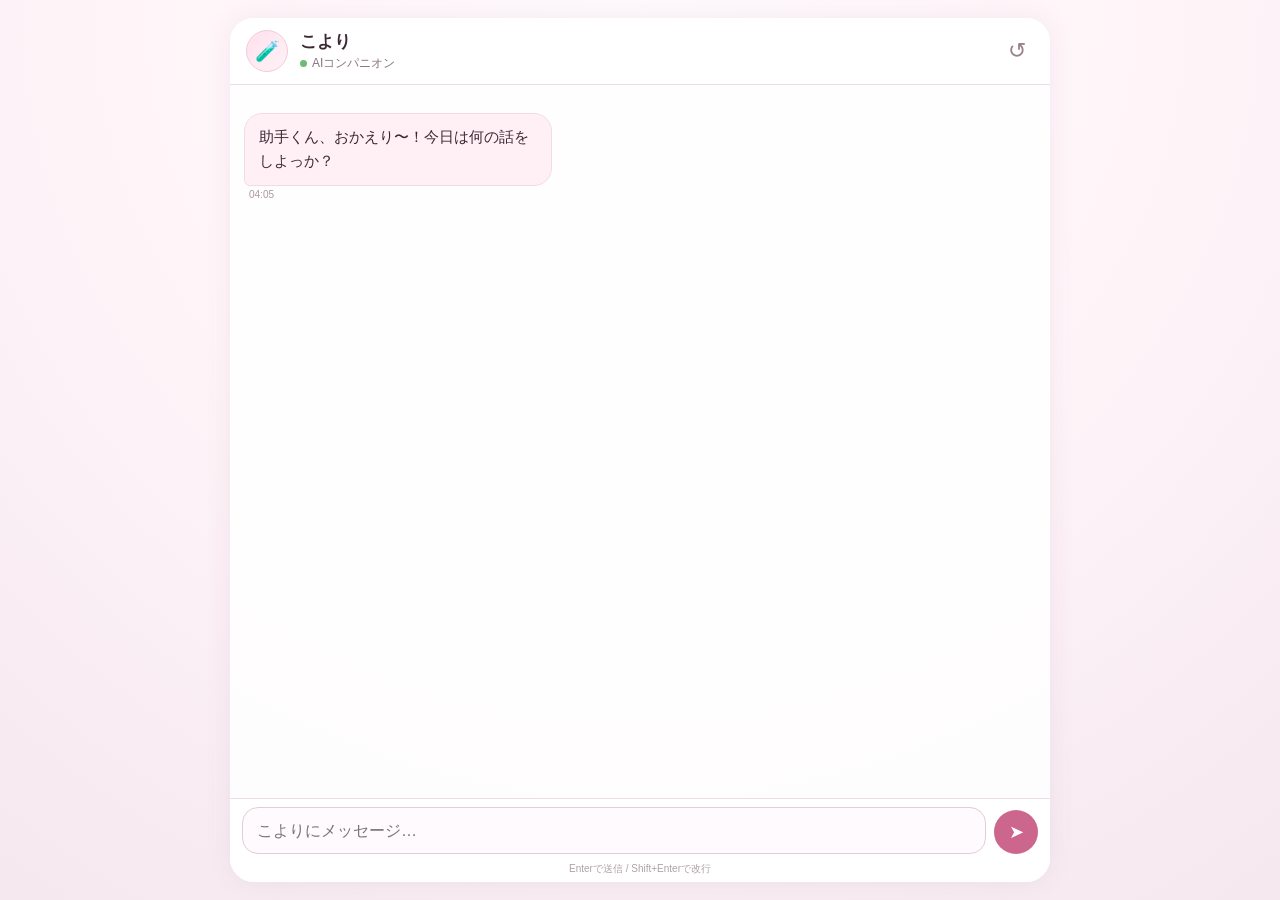
<file: index.html>
<!doctype html>
<html lang="ja">
<head>
  <meta charset="utf-8">
  <meta name="viewport" content="width=device-width, initial-scale=1, viewport-fit=cover">
  <meta name="theme-color" content="#fff2f7">
  <meta name="description" content="こよりをモチーフにしたファン向けAIコンパニオン">
  <link rel="manifest" href="/manifest.webmanifest">
  <link rel="stylesheet" href="/style.css">
  <title>こより - AIコンパニオン</title>
</head>
<body>
  <main class="app">
    <header class="topbar">
      <div class="avatar">🧪</div>
      <div class="title-wrap">
        <h1>こより</h1>
        <p><span class="status-dot"></span>AIコンパニオン</p>
      </div>
      <button id="clearBtn" class="icon-btn" aria-label="会話を消去" title="会話を消去">↺</button>
    </header>

    <section id="chat" class="chat" aria-live="polite"></section>

    <div id="typing" class="typing hidden">
      <span></span><span></span><span></span>
      <em>こよりが入力中…</em>
    </div>

    <form id="chatForm" class="composer">
      <textarea id="message" rows="1" maxlength="1000" placeholder="こよりにメッセージ…" autocomplete="off"></textarea>
      <button id="sendBtn" type="submit" aria-label="送信">➤</button>
    </form>

    <p class="hint">Enterで送信 / Shift+Enterで改行</p>
  </main>

  <script src="/script.js" defer></script>
</body>
</html>
</file>
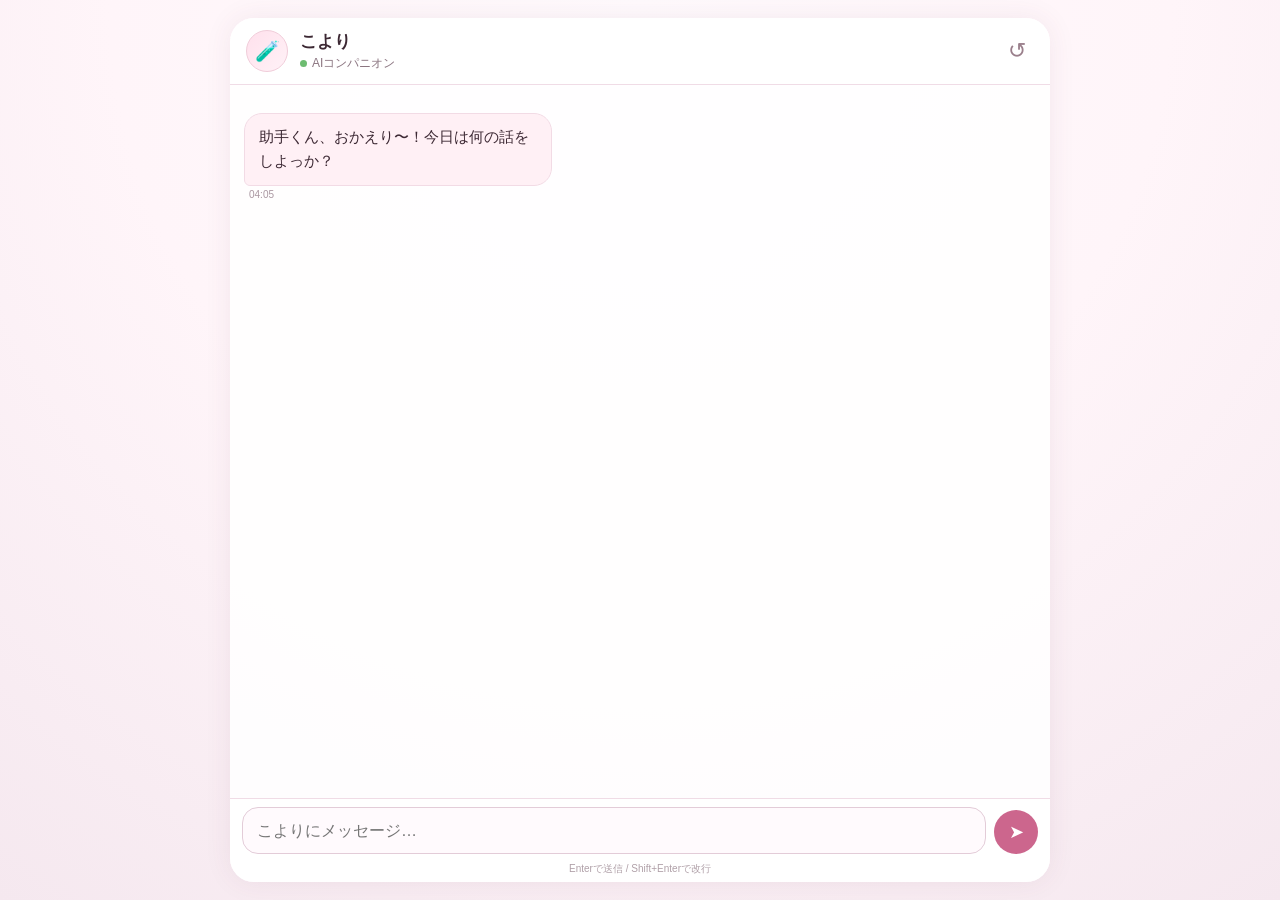
<file: public/index.html>
<!doctype html>
<html lang="ja">
<head>
  <meta charset="utf-8">
  <meta name="viewport" content="width=device-width, initial-scale=1, viewport-fit=cover">
  <meta name="theme-color" content="#fff2f7">
  <meta name="description" content="こよりをモチーフにしたファン向けAIコンパニオン">
  <link rel="manifest" href="/manifest.webmanifest">
  <link rel="stylesheet" href="/style.css">
  <title>こより - AIコンパニオン</title>
</head>
<body>
  <main class="app">
    <header class="topbar">
      <div class="avatar">🧪</div>
      <div class="title-wrap">
        <h1>こより</h1>
        <p><span class="status-dot"></span>AIコンパニオン</p>
      </div>
      <button id="clearBtn" class="icon-btn" aria-label="会話を消去" title="会話を消去">↺</button>
    </header>

    <section id="chat" class="chat" aria-live="polite"></section>

    <div id="typing" class="typing hidden">
      <span></span><span></span><span></span>
      <em>こよりが入力中…</em>
    </div>

    <form id="chatForm" class="composer">
      <textarea id="message" rows="1" maxlength="1000" placeholder="こよりにメッセージ…" autocomplete="off"></textarea>
      <button id="sendBtn" type="submit" aria-label="送信">➤</button>
    </form>

    <p class="hint">Enterで送信 / Shift+Enterで改行</p>
  </main>
  <script src="/script.js" defer></script>
</body>
</html>
</file>
<file: style.css>
* { box-sizing: border-box; }
:root {
  font-family: -apple-system, BlinkMacSystemFont, "Hiragino Sans", "Yu Gothic", Meiryo, sans-serif;
  color: #3c2833;
  background: #fff6fa;
}
html, body { margin: 0; min-height: 100%; }
body {
  min-height: 100svh;
  background: radial-gradient(circle at top, #fffafd 0, #fff5f9 48%, #f5e8ef 100%);
}
.app {
  width: min(100%, 820px);
  min-height: 100svh;
  margin: 0 auto;
  display: flex;
  flex-direction: column;
  background: rgba(255,255,255,.9);
  box-shadow: 0 0 28px rgba(100,55,78,.08);
}
.topbar {
  position: sticky;
  top: 0;
  z-index: 5;
  display: flex;
  align-items: center;
  gap: 12px;
  padding: max(12px, env(safe-area-inset-top)) 16px 12px;
  border-bottom: 1px solid #f0dce6;
  background: rgba(255,255,255,.93);
  backdrop-filter: blur(16px);
}
.avatar {
  width: 42px; height: 42px;
  display: grid; place-items: center;
  border-radius: 50%;
  background: linear-gradient(135deg, #ffe0ec, #fff2f7);
  border: 1px solid #f0ccd9;
  font-size: 20px;
}
.title-wrap { flex: 1; }
.title-wrap h1 { margin: 0; font-size: 17px; }
.title-wrap p { margin: 2px 0 0; font-size: 12px; color: #8b7580; }
.status-dot {
  display: inline-block;
  width: 7px; height: 7px;
  margin-right: 5px;
  border-radius: 50%;
  background: #6dbc71;
}
.icon-btn {
  border: 0;
  background: transparent;
  color: #9a7f8b;
  font-size: 22px;
  padding: 8px;
  border-radius: 12px;
}
.icon-btn:active { background: #f7eaf0; }

.chat {
  flex: 1;
  overflow-y: auto;
  padding: 18px 14px 10px;
  scroll-behavior: smooth;
}
.row { display: flex; margin: 10px 0; }
.row.user { justify-content: flex-end; }
.bubble {
  max-width: min(82%, 600px);
  padding: 11px 14px;
  border-radius: 18px;
  line-height: 1.62;
  font-size: 15px;
  white-space: pre-wrap;
  overflow-wrap: anywhere;
}
.row.assistant .bubble {
  background: #fff0f5;
  border: 1px solid #f2dbe5;
  border-bottom-left-radius: 6px;
}
.row.user .bubble {
  background: #cc668d;
  color: white;
  border-bottom-right-radius: 6px;
}
.time { margin: 3px 5px 0; font-size: 10px; color: #aa97a1; }
.row.user .time { text-align: right; }

.typing {
  display: flex;
  align-items: center;
  gap: 5px;
  padding: 0 18px 8px;
  color: #967f89;
  font-size: 11px;
}
.typing span {
  width: 6px; height: 6px; border-radius: 50%;
  background: #c18fa5;
  animation: bounce 1s infinite ease-in-out;
}
.typing span:nth-child(2) { animation-delay: .12s; }
.typing span:nth-child(3) { animation-delay: .24s; }
.typing em { font-style: normal; margin-left: 2px; }
.hidden { display: none; }
@keyframes bounce {
  0%, 70%, 100% { transform: translateY(0); opacity: .45; }
  35% { transform: translateY(-4px); opacity: 1; }
}

.composer {
  display: flex;
  align-items: flex-end;
  gap: 8px;
  padding: 8px 12px max(8px, env(safe-area-inset-bottom));
  border-top: 1px solid #f0dce6;
  background: rgba(255,255,255,.95);
  position: sticky;
  bottom: 0;
}
textarea {
  flex: 1;
  resize: none;
  min-height: 44px;
  max-height: 140px;
  padding: 11px 14px;
  border: 1px solid #e3ccd8;
  border-radius: 16px;
  outline: none;
  background: #fffafd;
  color: #3c2833;
  font: inherit;
  font-size: 16px;
  line-height: 1.45;
}
textarea:focus {
  border-color: #cf7798;
  box-shadow: 0 0 0 3px rgba(207,119,152,.12);
}
#sendBtn {
  width: 44px; height: 44px;
  flex: 0 0 44px;
  border: 0;
  border-radius: 50%;
  background: #cc668d;
  color: white;
  font-size: 18px;
}
#sendBtn:disabled { opacity: .5; }
.hint {
  margin: 0;
  padding: 0 14px 6px;
  text-align: center;
  font-size: 10px;
  color: #b0a0a8;
  background: rgba(255,255,255,.95);
}

@media (min-width: 820px) {
  body { padding: 18px 0; }
  .app {
    min-height: calc(100svh - 36px);
    max-height: calc(100svh - 36px);
    border-radius: 24px;
    overflow: hidden;
  }
  .topbar, .composer { position: relative; }
}
</file>
